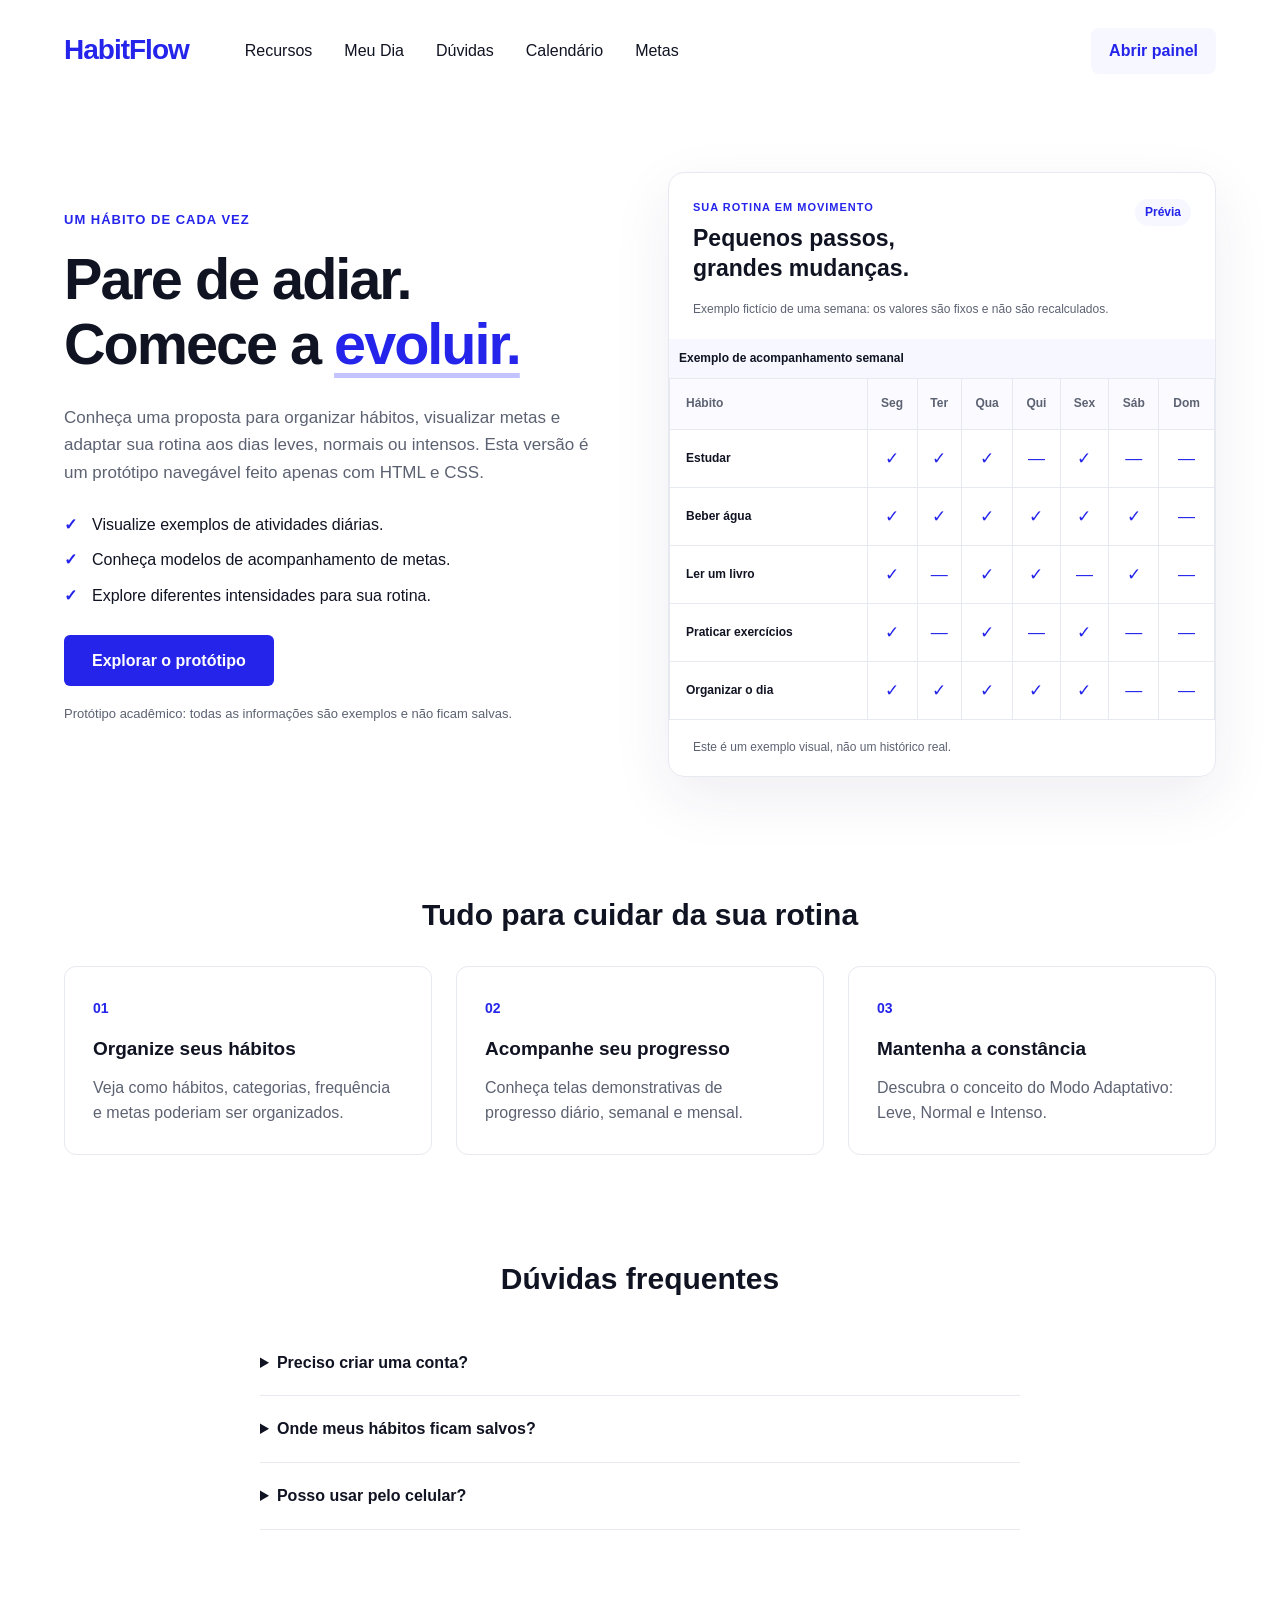
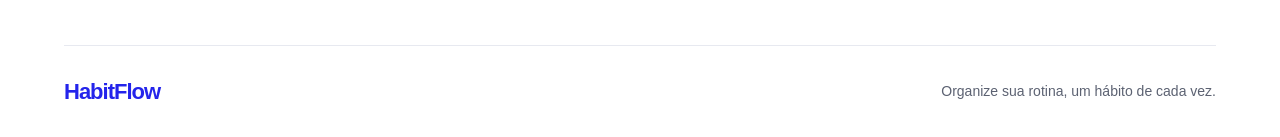
<file: index.html>
<!DOCTYPE html>
<html lang="pt-BR">
<head>
  <meta charset="UTF-8">
  <meta name="viewport" content="width=device-width, initial-scale=1.0">
  <title>HabitFlow — Início</title>
  <meta http-equiv="refresh" content="0; url=html/index.html">
</head>
<body>
  <p>Bem-vindo ao HabitFlow. <a href="html/index.html">Abrir a demonstração HTML e CSS</a>.</p>
</body>
</html>
</file>
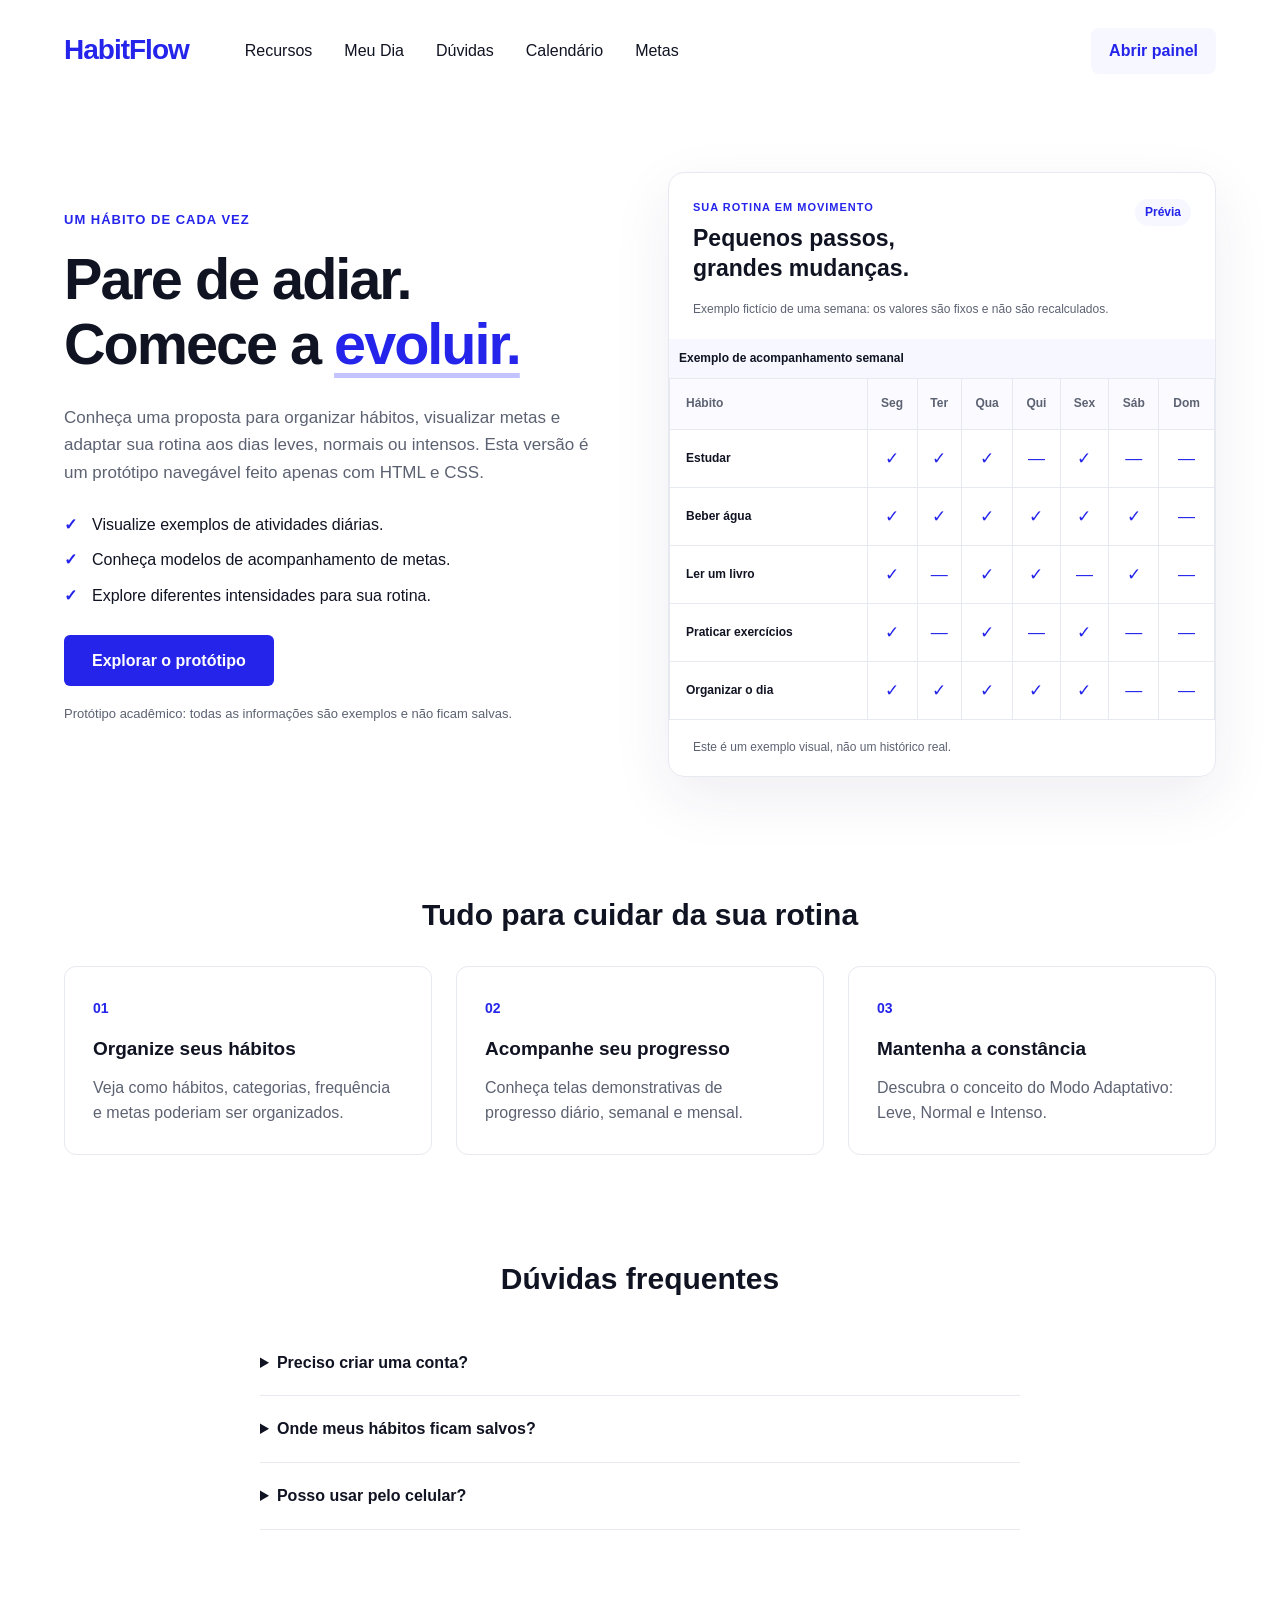
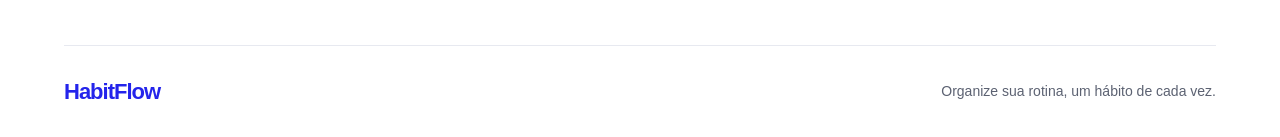
<file: html/index.html>
<!DOCTYPE html>
<html lang="pt-BR">

<head>

  <!-- Permite acentos e adapta a página à largura do dispositivo. -->

  <meta charset="UTF-8">
  <meta name="viewport" content="width=device-width, initial-scale=1.0">

  <title>HabitFlow | Organize sua rotina</title>

  <meta name="description" content="Explore o protótipo HabitFlow: hábitos, metas e Modo Adaptativo demonstrados com HTML e CSS.">

  <!-- Estilo exclusivo da página inicial. -->

  <link rel="stylesheet" href="../css/inicio.css">
  <link rel="stylesheet" href="../css/apresentacao.css">


</head>

<body>

  <!-- Apresenta a marca, a navegação e o acesso ao painel. -->

  <header class="cabecalho">

    <a class="logo" href="index.html" aria-label="HabitFlow — início">

      HabitFlow

    </a>

    <nav aria-label="Navegação principal">

      <!-- Os links com # levam às seções desta mesma página. -->

      <a href="#recursos">Recursos</a>
      <a href="meu-dia.html">Meu Dia</a>
      <a href="#duvidas">Dúvidas</a>
      <a href="calendario.html">Calendário</a>
      <a href="metas.html">Metas</a>

    </nav>

    <!-- Agrupa o acesso ao painel de demonstração. -->
    <div class="acoes-cabecalho">

      <a class="acesso" href="dashboard.html">Abrir painel</a>
      

    </div>

  </header>

  <main>

    <!-- Apresentação principal: texto à esquerda e demonstração à direita. -->

    <section class="apresentacao" aria-labelledby="titulo">

      <div class="conteudo">

        <p class="etiqueta">Um hábito de cada vez</p>

        <h1 id="titulo">

          Pare de adiar.<br>
          Comece a <span>evoluir.</span>

        </h1>

        <p class="descricao">

          Conheça uma proposta para organizar hábitos, visualizar metas
          e adaptar sua rotina aos dias leves, normais ou intensos.
          Esta versão é um protótipo navegável feito apenas com HTML e CSS.

        </p>

        <ul class="beneficios">

          <li>Visualize exemplos de atividades diárias.</li>
          <li>Conheça modelos de acompanhamento de metas.</li>
          <li>Explore diferentes intensidades para sua rotina.</li>

        </ul>

        <!-- Abre o exemplo estático de organização dos hábitos. -->

        <a class="botao" href="dashboard.html">Explorar o protótipo</a>

        <p class="observacao">

          Protótipo acadêmico: todas as informações são exemplos e não ficam salvas.

        </p>

      </div>

      <!-- Exemplo visual: os registros abaixo não são dados do usuário. -->

      <div class="previa">

        <div class="previa-cabecalho">

          <div>

            <p class="etiqueta">Sua rotina em movimento</p>
            <h2>Pequenos passos, grandes mudanças.</h2>

          </div>

          <span class="selo">Prévia</span>

        </div>

        <p id="aviso-previa" class="aviso-previa">

          Exemplo fictício de uma semana: os valores são fixos e não são recalculados.

        </p>

        <!-- Permite rolar a tabela horizontalmente em telas pequenas. -->

        <div class="tabela-container">

          <table aria-describedby="aviso-previa">

            <caption>Exemplo de acompanhamento semanal</caption>

            <thead>

              <tr>

                <th scope="col">Hábito</th>
                <th scope="col">Seg</th>
                <th scope="col">Ter</th>
                <th scope="col">Qua</th>
                <th scope="col">Qui</th>
                <th scope="col">Sex</th>
                <th scope="col">Sáb</th>
                <th scope="col">Dom</th>

              </tr>

            </thead>

            <!-- Os rótulos descrevem os símbolos para leitores de tela. -->

            <tbody>

              <tr>

                <th scope="row">Estudar</th>
                <td aria-label="Concluído">✓</td>
                <td aria-label="Concluído">✓</td>
                <td aria-label="Concluído">✓</td>
                <td aria-label="Pendente">—</td>
                <td aria-label="Concluído">✓</td>
                <td aria-label="Não previsto">—</td>
                <td aria-label="Não previsto">—</td>

              </tr>

              <tr>

                <th scope="row">Beber água</th>
                <td aria-label="Concluído">✓</td>
                <td aria-label="Concluído">✓</td>
                <td aria-label="Concluído">✓</td>
                <td aria-label="Concluído">✓</td>
                <td aria-label="Concluído">✓</td>
                <td aria-label="Concluído">✓</td>
                <td aria-label="Pendente">—</td>

              </tr>

              <tr>

                <th scope="row">Ler um livro</th>
                <td aria-label="Concluído">✓</td>
                <td aria-label="Pendente">—</td>
                <td aria-label="Concluído">✓</td>
                <td aria-label="Concluído">✓</td>
                <td aria-label="Pendente">—</td>
                <td aria-label="Concluído">✓</td>
                <td aria-label="Pendente">—</td>

              </tr>

              <tr>

                <th scope="row">Praticar exercícios</th>
                <td aria-label="Concluído">✓</td>
                <td aria-label="Não previsto">—</td>
                <td aria-label="Concluído">✓</td>
                <td aria-label="Não previsto">—</td>
                <td aria-label="Concluído">✓</td>
                <td aria-label="Não previsto">—</td>
                <td aria-label="Não previsto">—</td>

              </tr>

              <tr>

                <th scope="row">Organizar o dia</th>
                <td aria-label="Concluído">✓</td>
                <td aria-label="Concluído">✓</td>
                <td aria-label="Concluído">✓</td>
                <td aria-label="Concluído">✓</td>
                <td aria-label="Concluído">✓</td>
                <td aria-label="Pendente">—</td>
                <td aria-label="Pendente">—</td>

              </tr>

            </tbody>

          </table>

        </div>

        <p class="previa-rodape">

          Este é um exemplo visual, não um histórico real.

        </p>

      </div>

    </section>

    <!-- Resume as funcionalidades propostas para o produto. -->

    <section id="recursos" class="recursos" aria-labelledby="titulo-recursos">

      <h2 id="titulo-recursos">Tudo para cuidar da sua rotina</h2>

      <div class="cards">

        <article class="card">

          <!-- A numeração é decorativa e fica oculta dos leitores de tela. -->

          <span class="numero" aria-hidden="true">01</span>

          <h3>Organize seus hábitos</h3>

          <p>

            Veja como hábitos, categorias, frequência e metas poderiam ser organizados.

          </p>

        </article>

        <article class="card">

          <span class="numero" aria-hidden="true">02</span>

          <h3>Acompanhe seu progresso</h3>

          <p>

            Conheça telas demonstrativas de progresso diário, semanal e mensal.

          </p>

        </article>

        <article class="card">

          <span class="numero" aria-hidden="true">03</span>

          <h3>Mantenha a constância</h3>

          <p>

            Descubra o conceito do Modo Adaptativo: Leve, Normal e Intenso.

          </p>

        </article>

      </div>

    </section>

    <!-- details e summary permitem abrir respostas sem JavaScript. -->

    <section id="duvidas" class="duvidas" aria-labelledby="titulo-duvidas">

      <h2 id="titulo-duvidas">Dúvidas frequentes</h2>

      <details>

        <summary>Preciso criar uma conta?</summary>

        <p>Não. É possível navegar livremente pelo protótipo e explorar as telas.</p>

      </details>

      <details>

        <summary>Onde meus hábitos ficam salvos?</summary>

        <p>

          Esta versão de apresentação não salva hábitos. Os cartões, metas e indicadores são fictícios.
          O projeto original com JavaScript permanece preservado em outra versão do repositório.

        </p>

      </details>

      <details>

        <summary>Posso usar pelo celular?</summary>

        <p>

          Sim. O layout responsivo foi construído com CSS para celular, tablet e computador.

        </p>

      </details>

    </section>

  </main>

  <footer class="rodape">

    <a class="logo" href="index.html">HabitFlow</a>
    <p>Organize sua rotina, um hábito de cada vez.</p>

  </footer>

</body>

</html>
</file>
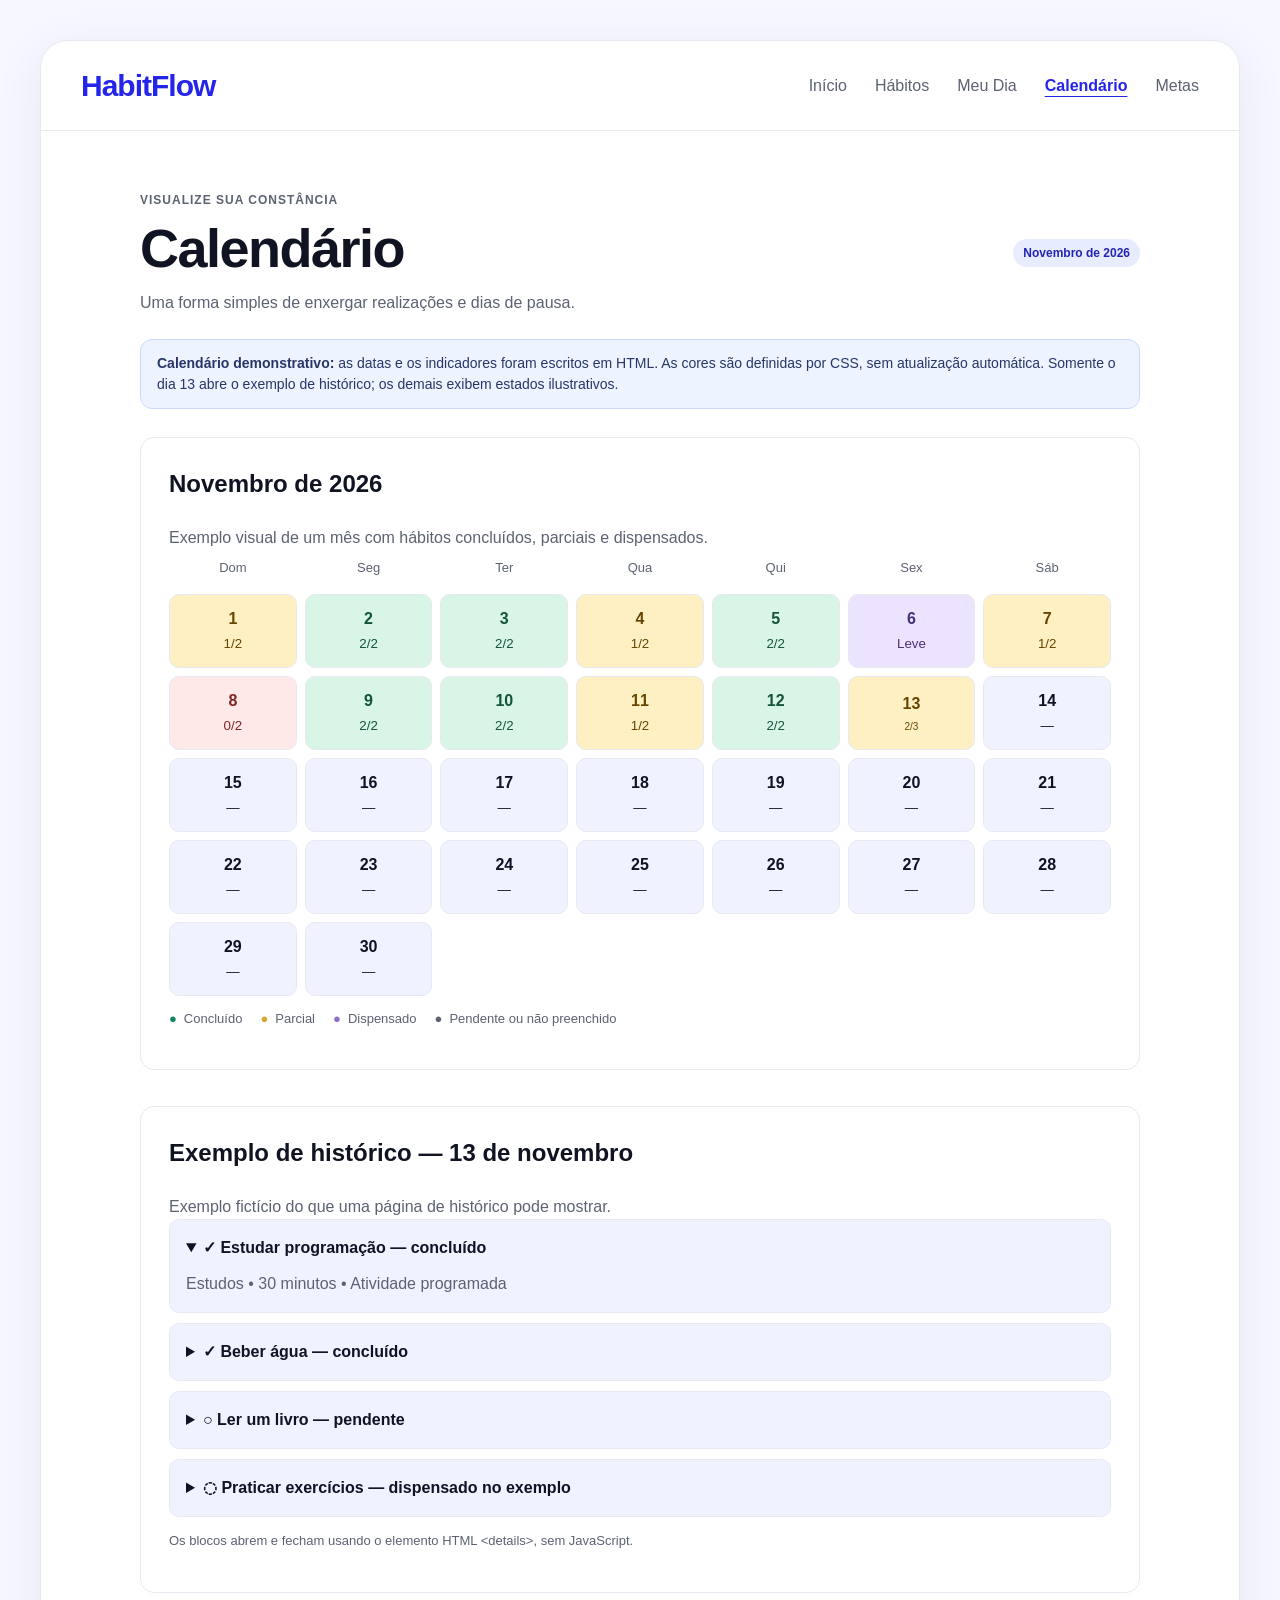
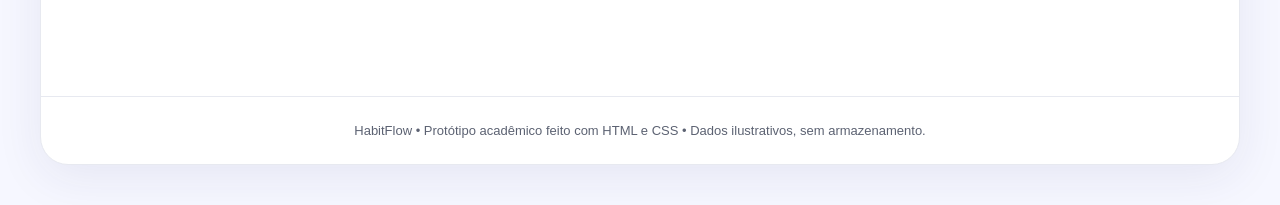
<file: html/calendario.html>
<!DOCTYPE html>
<html lang="pt-BR">
<head>
  <meta charset="UTF-8">
  <meta name="viewport" content="width=device-width, initial-scale=1.0">
  <meta name="description" content="HabitFlow: demonstração visual de hábitos construída somente com HTML e CSS.">
  <title>Calendário | HabitFlow</title>
  <link rel="stylesheet" href="../css/dashboard.css">
  <link rel="stylesheet" href="../css/apresentacao.css">
</head>
<body>
<div class="painel">
  <header class="cabecalho">
    <a class="logo" href="index.html">HabitFlow</a>
    <nav aria-label="Navegação principal">
      <a href="index.html">Início</a>
      <a href="dashboard.html">Hábitos</a>
      <a href="meu-dia.html">Meu Dia</a>
      <a href="calendario.html" aria-current="page">Calendário</a>
      <a href="metas.html">Metas</a>
    </nav>
  </header>
  <main>

<section class="destaque-dia">
  <div>
    <p class="etiqueta">Visualize sua constância</p>
    <h1>Calendário</h1>
    <p class="descricao">Uma forma simples de enxergar realizações e dias de pausa.</p>
  </div>
  <span class="selo-demonstracao">Novembro de 2026</span>
</section>
<p class="aviso-demonstracao"><strong>Calendário demonstrativo:</strong> as datas e os indicadores foram escritos em HTML. As cores são definidas por CSS, sem atualização automática. Somente o dia 13 abre o exemplo de histórico; os demais exibem estados ilustrativos.</p>
<section class="bloco" aria-labelledby="titulo-mes">
  <h2 id="titulo-mes">Novembro de 2026</h2>
  <p class="descricao">Exemplo visual de um mês com hábitos concluídos, parciais e dispensados.</p>
  <div class="calendario-estatico" aria-label="Calendário ilustrativo de novembro de 2026">
    <span class="semana-dia">Dom</span>
<span class="semana-dia">Seg</span>
<span class="semana-dia">Ter</span>
<span class="semana-dia">Qua</span>
<span class="semana-dia">Qui</span>
<span class="semana-dia">Sex</span>
<span class="semana-dia">Sáb</span>
    <span class="dia parcial" aria-label="Dia 1 de novembro: estado ilustrativo"><strong>1</strong><small>1/2</small></span>
<span class="dia completo" aria-label="Dia 2 de novembro: estado ilustrativo"><strong>2</strong><small>2/2</small></span>
<span class="dia completo" aria-label="Dia 3 de novembro: estado ilustrativo"><strong>3</strong><small>2/2</small></span>
<span class="dia parcial" aria-label="Dia 4 de novembro: estado ilustrativo"><strong>4</strong><small>1/2</small></span>
<span class="dia completo" aria-label="Dia 5 de novembro: estado ilustrativo"><strong>5</strong><small>2/2</small></span>
<span class="dia dispensado" aria-label="Dia 6 de novembro: estado ilustrativo"><strong>6</strong><small>Leve</small></span>
<span class="dia parcial" aria-label="Dia 7 de novembro: estado ilustrativo"><strong>7</strong><small>1/2</small></span>
<span class="dia pendente" aria-label="Dia 8 de novembro: estado ilustrativo"><strong>8</strong><small>0/2</small></span>
<span class="dia completo" aria-label="Dia 9 de novembro: estado ilustrativo"><strong>9</strong><small>2/2</small></span>
<span class="dia completo" aria-label="Dia 10 de novembro: estado ilustrativo"><strong>10</strong><small>2/2</small></span>
<span class="dia parcial" aria-label="Dia 11 de novembro: estado ilustrativo"><strong>11</strong><small>1/2</small></span>
<span class="dia completo" aria-label="Dia 12 de novembro: estado ilustrativo"><strong>12</strong><small>2/2</small></span>
<a class="dia parcial" href="#dia-exemplo" aria-label="Abrir o exemplo de histórico do dia 13 de novembro"><strong>13</strong><small>2/3</small></a>
<span class="dia " aria-label="Dia 14 de novembro: estado ilustrativo"><strong>14</strong><small>—</small></span>
<span class="dia " aria-label="Dia 15 de novembro: estado ilustrativo"><strong>15</strong><small>—</small></span>
<span class="dia " aria-label="Dia 16 de novembro: estado ilustrativo"><strong>16</strong><small>—</small></span>
<span class="dia " aria-label="Dia 17 de novembro: estado ilustrativo"><strong>17</strong><small>—</small></span>
<span class="dia " aria-label="Dia 18 de novembro: estado ilustrativo"><strong>18</strong><small>—</small></span>
<span class="dia " aria-label="Dia 19 de novembro: estado ilustrativo"><strong>19</strong><small>—</small></span>
<span class="dia " aria-label="Dia 20 de novembro: estado ilustrativo"><strong>20</strong><small>—</small></span>
<span class="dia " aria-label="Dia 21 de novembro: estado ilustrativo"><strong>21</strong><small>—</small></span>
<span class="dia " aria-label="Dia 22 de novembro: estado ilustrativo"><strong>22</strong><small>—</small></span>
<span class="dia " aria-label="Dia 23 de novembro: estado ilustrativo"><strong>23</strong><small>—</small></span>
<span class="dia " aria-label="Dia 24 de novembro: estado ilustrativo"><strong>24</strong><small>—</small></span>
<span class="dia " aria-label="Dia 25 de novembro: estado ilustrativo"><strong>25</strong><small>—</small></span>
<span class="dia " aria-label="Dia 26 de novembro: estado ilustrativo"><strong>26</strong><small>—</small></span>
<span class="dia " aria-label="Dia 27 de novembro: estado ilustrativo"><strong>27</strong><small>—</small></span>
<span class="dia " aria-label="Dia 28 de novembro: estado ilustrativo"><strong>28</strong><small>—</small></span>
<span class="dia " aria-label="Dia 29 de novembro: estado ilustrativo"><strong>29</strong><small>—</small></span>
<span class="dia " aria-label="Dia 30 de novembro: estado ilustrativo"><strong>30</strong><small>—</small></span>
  </div>
  <ul class="legenda-estatica" aria-label="Legenda">
    <li class="feito">Concluído</li>
    <li class="parte">Parcial</li>
    <li class="pausa">Dispensado</li>
    <li>Pendente ou não preenchido</li>
  </ul>
</section>
<section class="bloco" id="dia-exemplo" aria-labelledby="historico">
  <h2 id="historico">Exemplo de histórico — 13 de novembro</h2>
  <p class="descricao">Exemplo fictício do que uma página de histórico pode mostrar.</p>
  <div class="exemplo-dia">
    <details open><summary>✓ Estudar programação — concluído</summary><p>Estudos • 30 minutos • Atividade programada</p></details>
    <details><summary>✓ Beber água — concluído</summary><p>Saúde • Meta ilustrativa de 2 litros</p></details>
    <details><summary>○ Ler um livro — pendente</summary><p>Pessoal • 15 minutos • Atividade programada</p></details>
    <details><summary>◌ Praticar exercícios — dispensado no exemplo</summary><p>Exemplo do conceito de Modo Leve: a dispensa não equivale a uma conclusão.</p></details>
  </div>
  <p class="nota-interacao">Os blocos abrem e fecham usando o elemento HTML &lt;details&gt;, sem JavaScript.</p>
</section>

  </main>
  <footer>HabitFlow • Protótipo acadêmico feito com HTML e CSS • Dados ilustrativos, sem armazenamento.</footer>
</div>
</body>
</html>
</file>
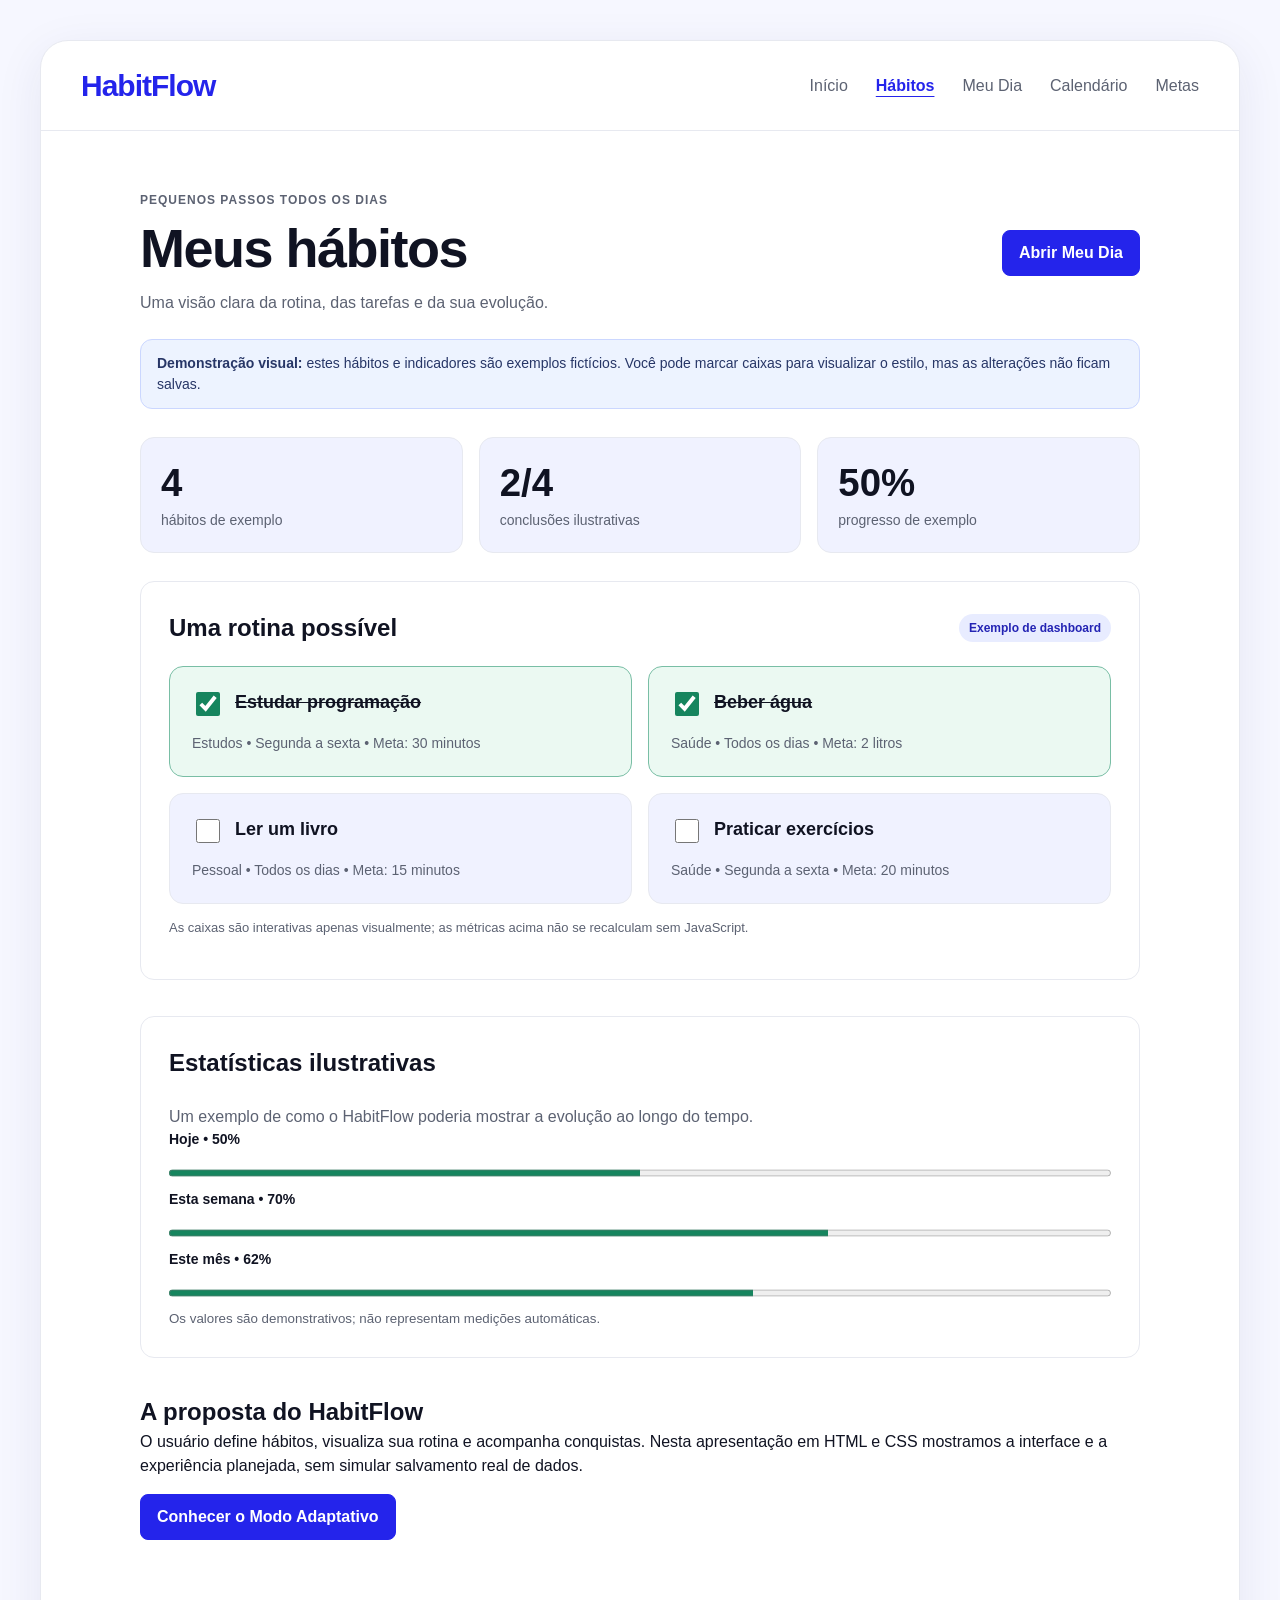
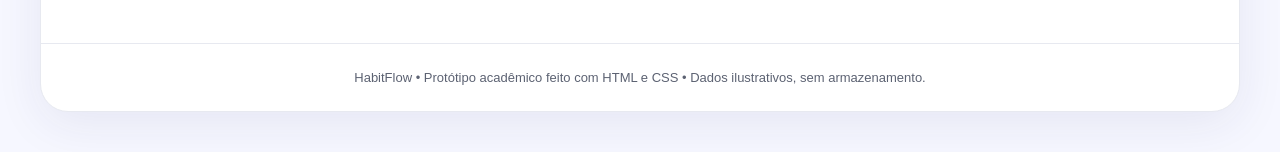
<file: html/dashboard.html>
<!DOCTYPE html>
<html lang="pt-BR">
<head>
  <meta charset="UTF-8">
  <meta name="viewport" content="width=device-width, initial-scale=1.0">
  <meta name="description" content="HabitFlow: protótipo de interface para organizar hábitos, desenvolvido somente com HTML e CSS.">
  <title>Meus hábitos | HabitFlow</title>
  <link rel="stylesheet" href="../css/dashboard.css">
  <link rel="stylesheet" href="../css/apresentacao.css">
</head>
<body>
<div class="painel">
  <header class="cabecalho">
    <a class="logo" href="index.html">HabitFlow</a>
    <nav aria-label="Navegação principal">
      <a href="index.html">Início</a>
      <a href="dashboard.html" aria-current="page">Hábitos</a>
      <a href="meu-dia.html">Meu Dia</a>
      <a href="calendario.html">Calendário</a>
      <a href="metas.html">Metas</a>
    </nav>
  </header>
  <main>

<section class="destaque-dia">
  <div>
    <p class="etiqueta">Pequenos passos todos os dias</p>
    <h1>Meus hábitos</h1>
    <p class="descricao">Uma visão clara da rotina, das tarefas e da sua evolução.</p>
  </div>
  <a class="botao" href="meu-dia.html">Abrir Meu Dia</a>
</section>
<p class="aviso-demonstracao"><strong>Demonstração visual:</strong> estes hábitos e indicadores são exemplos fictícios. Você pode marcar caixas para visualizar o estilo, mas as alterações não ficam salvas.</p>
<section class="metricas" aria-label="Resumo ilustrativo">
  <article class="metrica"><strong>4</strong><span>hábitos de exemplo</span></article>
  <article class="metrica"><strong>2/4</strong><span>conclusões ilustrativas</span></article>
  <article class="metrica"><strong>50%</strong><span>progresso de exemplo</span></article>
</section>
<section class="bloco" aria-labelledby="titulo-habitos">
  <div class="titulo-com-acao">
    <h2 id="titulo-habitos">Uma rotina possível</h2>
    <span class="selo-demonstracao">Exemplo de dashboard</span>
  </div>
  <div class="grade-cartoes">
    <article class="habito-demo">
      <label><input type="checkbox" checked><span>Estudar programação</span></label>
      <p>Estudos • Segunda a sexta • Meta: 30 minutos</p>
    </article>
    <article class="habito-demo">
      <label><input type="checkbox" checked><span>Beber água</span></label>
      <p>Saúde • Todos os dias • Meta: 2 litros</p>
    </article>
    <article class="habito-demo">
      <label><input type="checkbox"><span>Ler um livro</span></label>
      <p>Pessoal • Todos os dias • Meta: 15 minutos</p>
    </article>
    <article class="habito-demo">
      <label><input type="checkbox"><span>Praticar exercícios</span></label>
      <p>Saúde • Segunda a sexta • Meta: 20 minutos</p>
    </article>
  </div>
  <p class="nota-interacao">As caixas são interativas apenas visualmente; as métricas acima não se recalculam sem JavaScript.</p>
</section>
<section class="bloco" aria-labelledby="titulo-estatisticas">
  <h2 id="titulo-estatisticas">Estatísticas ilustrativas</h2>
  <p class="descricao">Um exemplo de como o HabitFlow poderia mostrar a evolução ao longo do tempo.</p>
  <div class="progresso-ilustrativo">
    <label for="p-dia">Hoje • 50%</label><progress id="p-dia" value="50" max="100">50%</progress>
    <label for="p-semana">Esta semana • 70%</label><progress id="p-semana" value="70" max="100">70%</progress>
    <label for="p-mes">Este mês • 62%</label><progress id="p-mes" value="62" max="100">62%</progress>
    <small>Os valores são demonstrativos; não representam medições automáticas.</small>
  </div>
</section>
<section class="secao-explicacao" aria-labelledby="como-funciona">
  <h2 id="como-funciona">A proposta do HabitFlow</h2>
  <p>O usuário define hábitos, visualiza sua rotina e acompanha conquistas. Nesta apresentação em HTML e CSS mostramos a interface e a experiência planejada, sem simular salvamento real de dados.</p>
  <a class="botao" href="meu-dia.html">Conhecer o Modo Adaptativo</a>
</section>

  </main>
  <footer>HabitFlow • Protótipo acadêmico feito com HTML e CSS • Dados ilustrativos, sem armazenamento.</footer>
</div>
</body>
</html>
</file>
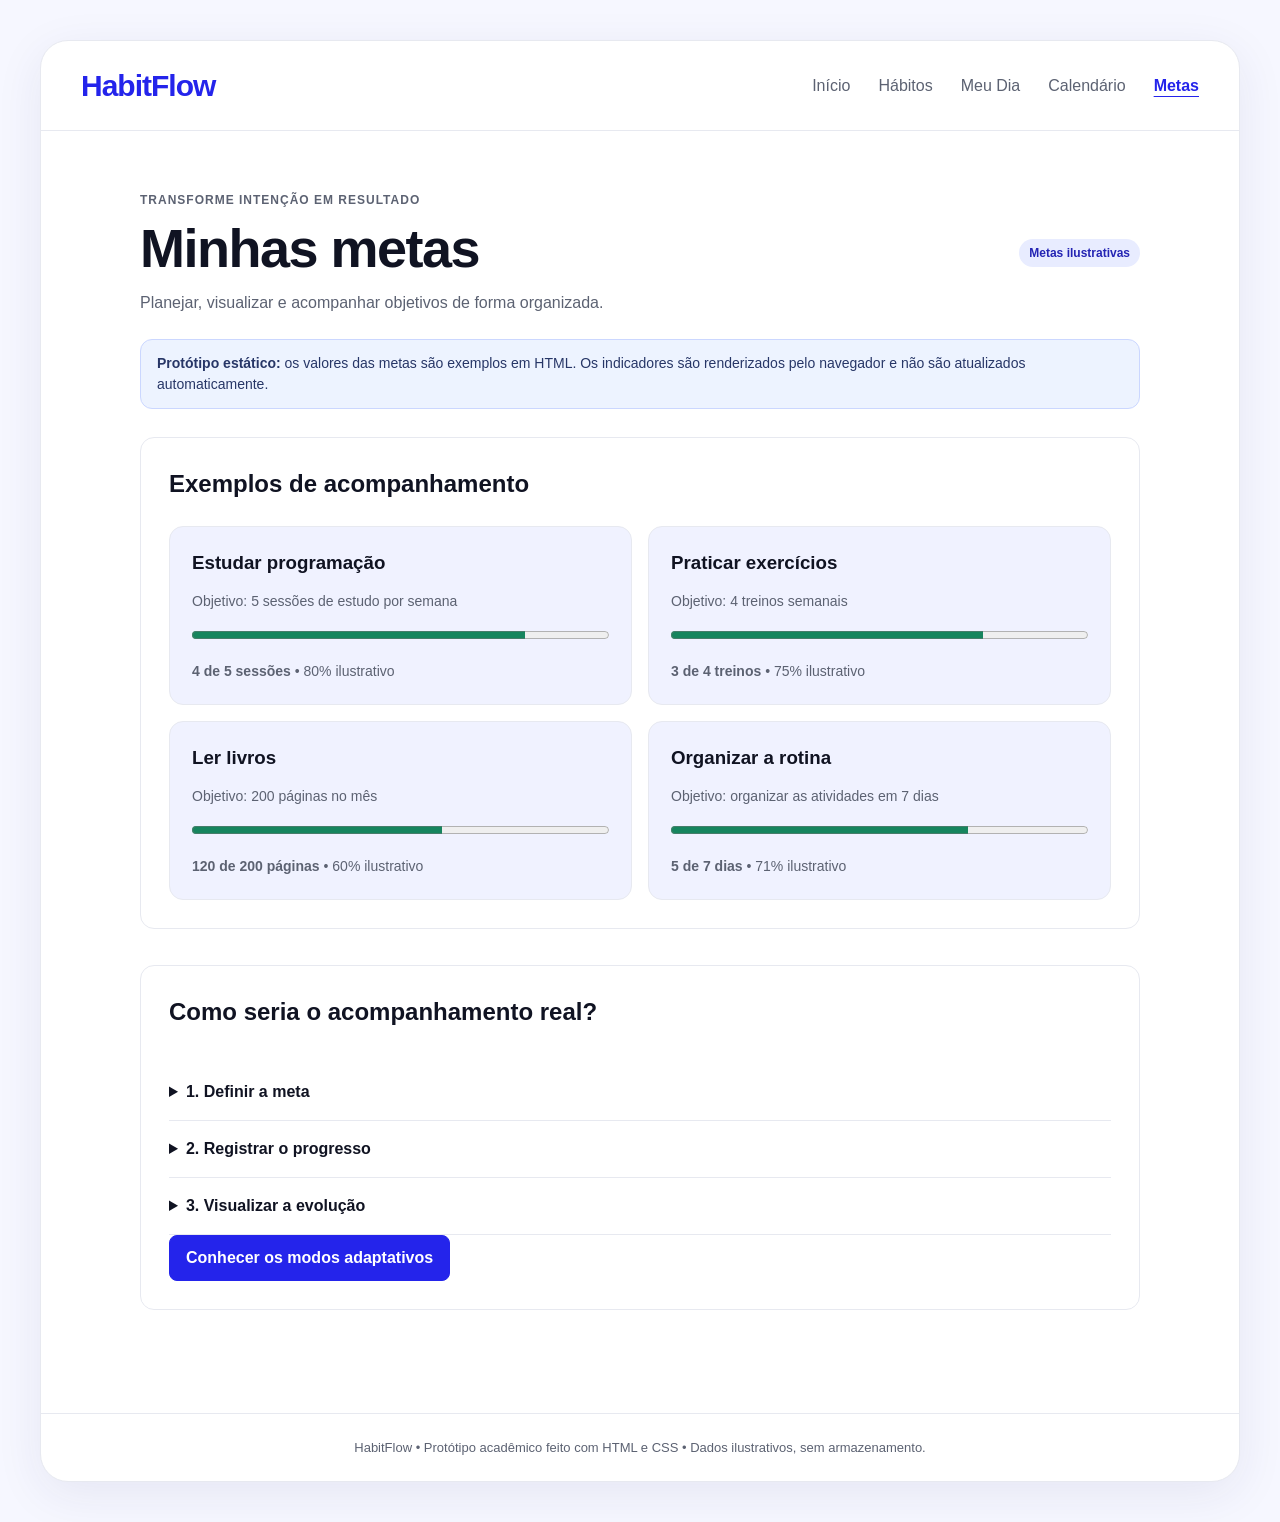
<file: html/metas.html>
<!DOCTYPE html>
<html lang="pt-BR">
<head>
  <meta charset="UTF-8">
  <meta name="viewport" content="width=device-width, initial-scale=1.0">
  <meta name="description" content="HabitFlow: demonstração visual de hábitos construída somente com HTML e CSS.">
  <title>Minhas metas | HabitFlow</title>
  <link rel="stylesheet" href="../css/dashboard.css">
  <link rel="stylesheet" href="../css/apresentacao.css">
</head>
<body>
<div class="painel">
  <header class="cabecalho">
    <a class="logo" href="index.html">HabitFlow</a>
    <nav aria-label="Navegação principal">
      <a href="index.html">Início</a>
      <a href="dashboard.html">Hábitos</a>
      <a href="meu-dia.html">Meu Dia</a>
      <a href="calendario.html">Calendário</a>
      <a href="metas.html" aria-current="page">Metas</a>
    </nav>
  </header>
  <main>

<section class="destaque-dia">
  <div>
    <p class="etiqueta">Transforme intenção em resultado</p>
    <h1>Minhas metas</h1>
    <p class="descricao">Planejar, visualizar e acompanhar objetivos de forma organizada.</p>
  </div>
  <span class="selo-demonstracao">Metas ilustrativas</span>
</section>
<p class="aviso-demonstracao"><strong>Protótipo estático:</strong> os valores das metas são exemplos em HTML. Os indicadores são renderizados pelo navegador e não são atualizados automaticamente.</p>
<section class="bloco" aria-labelledby="titulo-acompanhamento">
  <h2 id="titulo-acompanhamento">Exemplos de acompanhamento</h2>
  <div class="grade-cartoes">
    <article class="meta-demo">
      <h3>Estudar programação</h3>
      <p>Objetivo: 5 sessões de estudo por semana</p>
      <progress value="4" max="5" aria-label="4 de 5 sessões de estudo">4 de 5</progress>
      <p><strong>4 de 5 sessões</strong> • 80% ilustrativo</p>
    </article>
    <article class="meta-demo">
      <h3>Praticar exercícios</h3>
      <p>Objetivo: 4 treinos semanais</p>
      <progress value="3" max="4" aria-label="3 de 4 treinos">3 de 4</progress>
      <p><strong>3 de 4 treinos</strong> • 75% ilustrativo</p>
    </article>
    <article class="meta-demo">
      <h3>Ler livros</h3>
      <p>Objetivo: 200 páginas no mês</p>
      <progress value="120" max="200" aria-label="120 de 200 páginas">120 de 200</progress>
      <p><strong>120 de 200 páginas</strong> • 60% ilustrativo</p>
    </article>
    <article class="meta-demo">
      <h3>Organizar a rotina</h3>
      <p>Objetivo: organizar as atividades em 7 dias</p>
      <progress value="5" max="7" aria-label="5 de 7 dias">5 de 7</progress>
      <p><strong>5 de 7 dias</strong> • 71% ilustrativo</p>
    </article>
  </div>
</section>
<section class="bloco" aria-labelledby="titulo-futuro">
  <h2 id="titulo-futuro">Como seria o acompanhamento real?</h2>
  <div class="secao-explicacao">
    <details><summary>1. Definir a meta</summary><p>O usuário escolheria objetivo, período e quantidade desejada.</p></details>
    <details><summary>2. Registrar o progresso</summary><p>O usuário indicaria as atividades realizadas e as informações seriam salvas em uma versão futura com programação.</p></details>
    <details><summary>3. Visualizar a evolução</summary><p>As barras mostrariam porcentagens calculadas automaticamente. Aqui exibimos somente o conceito visual.</p></details>
  </div>
  <a class="botao" href="meu-dia.html">Conhecer os modos adaptativos</a>
</section>

  </main>
  <footer>HabitFlow • Protótipo acadêmico feito com HTML e CSS • Dados ilustrativos, sem armazenamento.</footer>
</div>
</body>
</html>
</file>
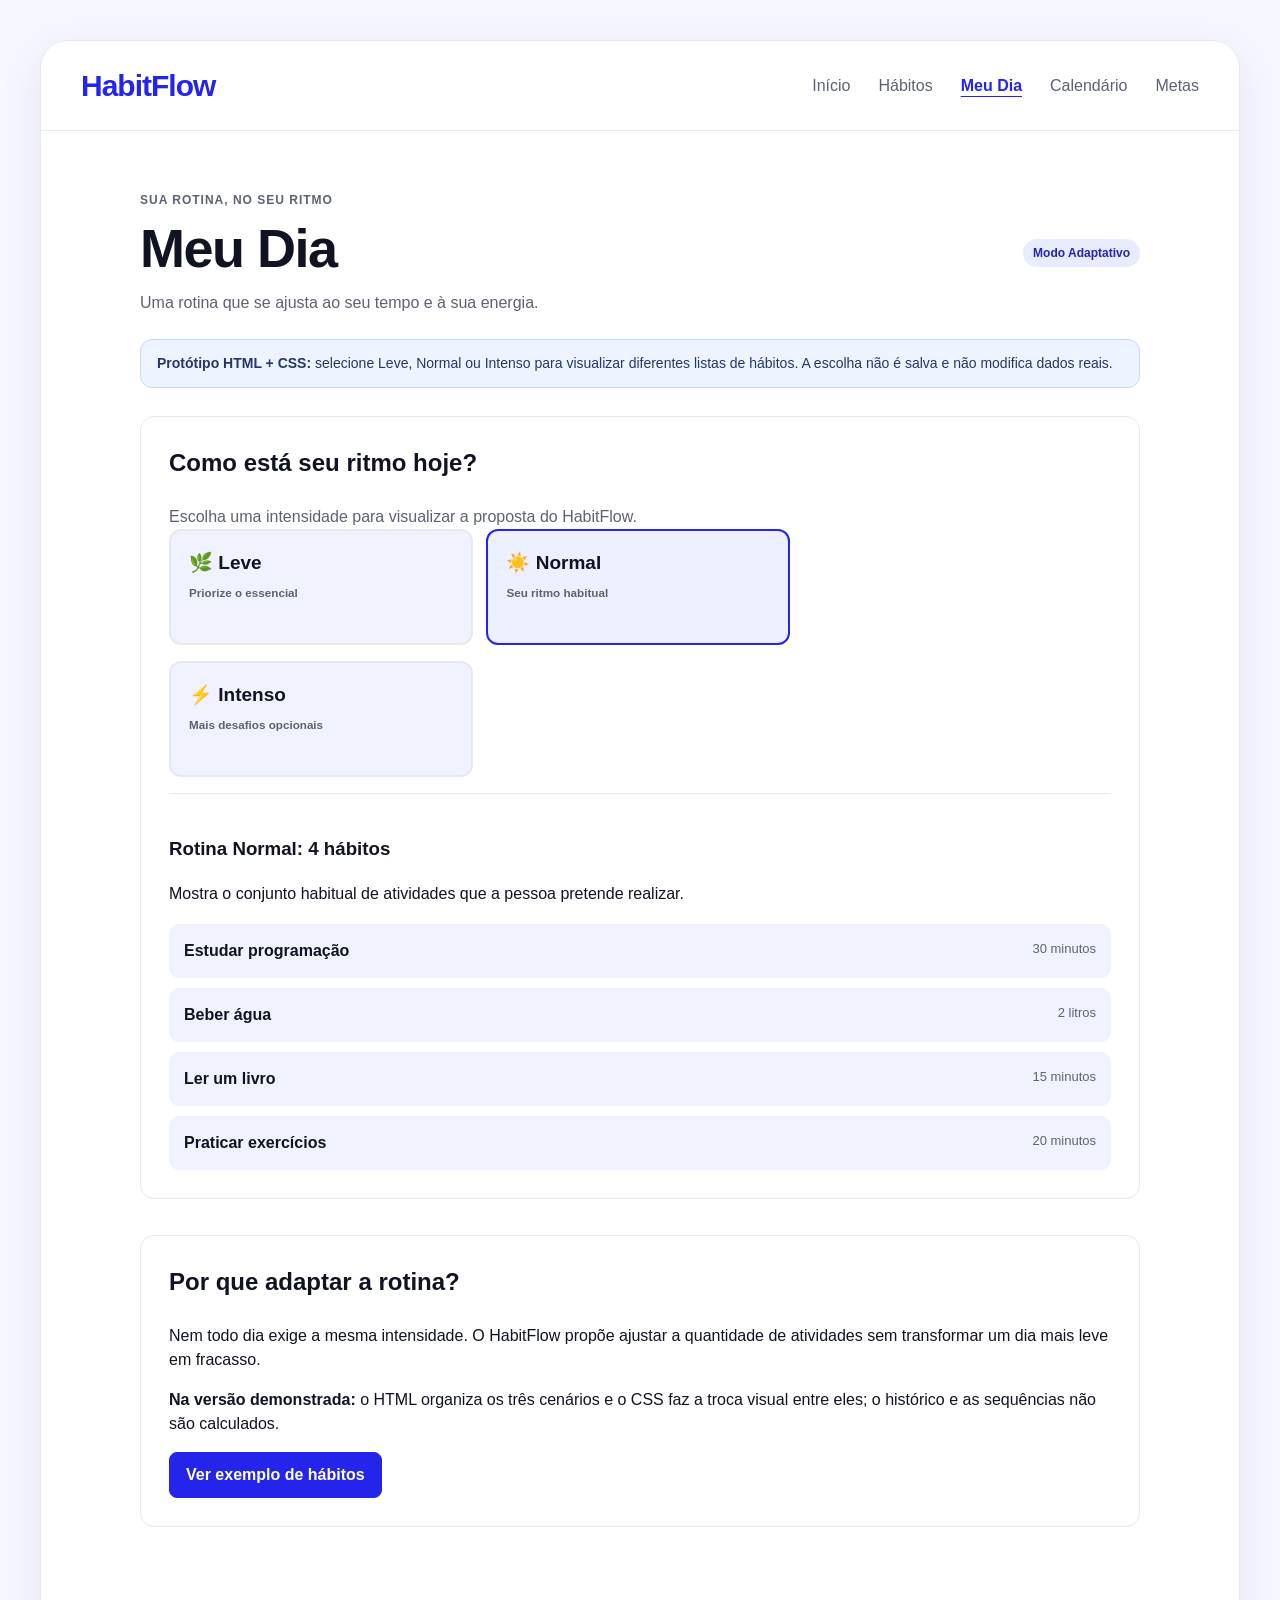
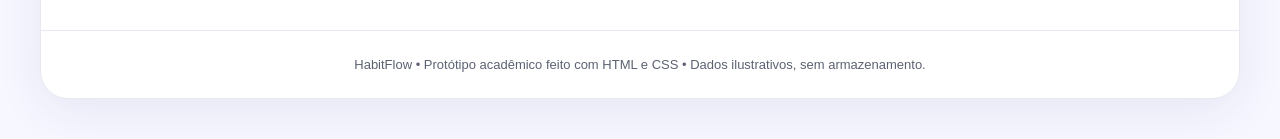
<file: html/meu-dia.html>
<!DOCTYPE html>
<html lang="pt-BR">
<head>
  <meta charset="UTF-8">
  <meta name="viewport" content="width=device-width, initial-scale=1.0">
  <meta name="description" content="HabitFlow: protótipo de interface para organizar hábitos, desenvolvido somente com HTML e CSS.">
  <title>Meu Dia | HabitFlow</title>
  <link rel="stylesheet" href="../css/dashboard.css">
  <link rel="stylesheet" href="../css/apresentacao.css">
</head>
<body>
<div class="painel">
  <header class="cabecalho">
    <a class="logo" href="index.html">HabitFlow</a>
    <nav aria-label="Navegação principal">
      <a href="index.html">Início</a>
      <a href="dashboard.html">Hábitos</a>
      <a href="meu-dia.html" aria-current="page">Meu Dia</a>
      <a href="calendario.html">Calendário</a>
      <a href="metas.html">Metas</a>
    </nav>
  </header>
  <main>

<section class="destaque-dia">
  <div>
    <p class="etiqueta">Sua rotina, no seu ritmo</p>
    <h1>Meu Dia</h1>
    <p class="descricao">Uma rotina que se ajusta ao seu tempo e à sua energia.</p>
  </div>
  <span class="selo-demonstracao">Modo Adaptativo</span>
</section>
<p class="aviso-demonstracao"><strong>Protótipo HTML + CSS:</strong> selecione Leve, Normal ou Intenso para visualizar diferentes listas de hábitos. A escolha não é salva e não modifica dados reais.</p>
<section class="bloco modo-demo" aria-labelledby="titulo-modos">
  <h2 id="titulo-modos">Como está seu ritmo hoje?</h2>
  <p class="descricao">Escolha uma intensidade para visualizar a proposta do HabitFlow.</p>
  <input id="modo-leve" type="radio" name="modo" value="leve">
  <label class="opcao" for="modo-leve"><strong>🌿 Leve</strong><small>Priorize o essencial</small></label>
  <input id="modo-normal" type="radio" name="modo" value="normal" checked>
  <label class="opcao" for="modo-normal"><strong>☀️ Normal</strong><small>Seu ritmo habitual</small></label>
  <input id="modo-intenso" type="radio" name="modo" value="intenso">
  <label class="opcao" for="modo-intenso"><strong>⚡ Intenso</strong><small>Mais desafios opcionais</small></label>
  <div class="rotinas" aria-live="off">
    <div class="rotina rotina-leve">
      <h3>Rotina Leve: 2 hábitos ativos</h3>
      <p>O usuário concentra energia no essencial. As demais atividades aparecem como dispensas conceituais.</p>
      <ul class="lista-rotina">
        <li><strong>Estudar programação</strong><span class="indicacao">30 minutos</span></li>
        <li><strong>Beber água</strong><span class="indicacao">2 litros</span></li>
        <li><strong>Ler um livro</strong><span class="dispensa">Dispensado no exemplo</span></li>
        <li><strong>Praticar exercícios</strong><span class="dispensa">Dispensado no exemplo</span></li>
      </ul>
    </div>
    <div class="rotina rotina-normal">
      <h3>Rotina Normal: 4 hábitos</h3>
      <p>Mostra o conjunto habitual de atividades que a pessoa pretende realizar.</p>
      <ul class="lista-rotina">
        <li><strong>Estudar programação</strong><span class="indicacao">30 minutos</span></li>
        <li><strong>Beber água</strong><span class="indicacao">2 litros</span></li>
        <li><strong>Ler um livro</strong><span class="indicacao">15 minutos</span></li>
        <li><strong>Praticar exercícios</strong><span class="indicacao">20 minutos</span></li>
      </ul>
    </div>
    <div class="rotina rotina-intensa">
      <h3>Rotina Intensa: 4 hábitos + 2 extras</h3>
      <p>Mostra a rotina completa e tarefas opcionais para dias com mais tempo.</p>
      <ul class="lista-rotina">
        <li><strong>Estudar programação</strong><span class="indicacao">30 minutos</span></li>
        <li><strong>Beber água</strong><span class="indicacao">2 litros</span></li>
        <li><strong>Ler um livro</strong><span class="indicacao">15 minutos</span></li>
        <li><strong>Praticar exercícios</strong><span class="indicacao">20 minutos</span></li>
        <li><strong>Revisar conteúdos</strong><span class="indicacao">Extra opcional</span></li>
        <li><strong>Organizar a semana</strong><span class="indicacao">Extra opcional</span></li>
      </ul>
    </div>
  </div>
</section>
<section class="bloco" aria-labelledby="titulo-beneficio">
  <h2 id="titulo-beneficio">Por que adaptar a rotina?</h2>
  <p>Nem todo dia exige a mesma intensidade. O HabitFlow propõe ajustar a quantidade de atividades sem transformar um dia mais leve em fracasso.</p>
  <p><strong>Na versão demonstrada:</strong> o HTML organiza os três cenários e o CSS faz a troca visual entre eles; o histórico e as sequências não são calculados.</p>
  <a class="botao" href="dashboard.html">Ver exemplo de hábitos</a>
</section>

  </main>
  <footer>HabitFlow • Protótipo acadêmico feito com HTML e CSS • Dados ilustrativos, sem armazenamento.</footer>
</div>
</body>
</html>
</file>
<file: css/inicio.css>
/* Centraliza as cores para facilitar alterações na identidade visual. */
:root {
  --azul: #2424eb;
  --azul-escuro: #1919b7;
  --texto: #101322;
  --texto-suave: #5c6272;
  --borda: #e7e9f0;
  --fundo-suave: #f6f7ff;
}

/* Inclui bordas e preenchimento na largura definida dos elementos. */
* {
  box-sizing: border-box;
}

/* Suaviza a navegação para as seções Recursos e Dúvidas. */
html {
  scroll-behavior: smooth;
  scroll-padding-top: 24px;
}

body {
  margin: 0;
  background: #fff;
  color: var(--texto);
  font-family: Arial, Helvetica, sans-serif;
  line-height: 1.6;
}

a {
  color: inherit;
  text-decoration: none;
}

/* Destaca o elemento selecionado durante a navegação pelo teclado. */
a:focus-visible,
summary:focus-visible,
.tabela-container:focus-visible {
  outline: 3px solid var(--azul);
  outline-offset: 5px;
}

/* Limita a largura do conteúdo e mantém margens nas laterais. */
.cabecalho,
main,
.rodape {
  width: min(1200px, 90%);
  margin-inline: auto;
}

/* Organiza marca, navegação e acesso ao painel na mesma linha. */
.cabecalho {
  display: flex;
  align-items: center;
  gap: 56px;
  padding-block: 28px;
}

.logo {
  color: var(--azul);
  font-size: 28px;
  font-weight: 800;
  letter-spacing: -1px;
}

.cabecalho nav {
  display: flex;
  gap: 32px;
}

.cabecalho nav a:hover {
  color: var(--azul);
}

/* Empurra o acesso ao painel para o lado direito do cabeçalho. */
.acesso {
  margin-left: auto;
  padding: 10px 18px;
  background: var(--fundo-suave);
  color: var(--azul);
  border-radius: 8px;
  font-weight: 700;
}

.acesso:hover {
  background: #e8eaff;
}

/* Divide a apresentação em duas colunas de mesma largura. */
.apresentacao {
  display: grid;
  grid-template-columns: 1fr 1fr;
  align-items: center;
  gap: 56px;
  min-height: 680px;
  padding-block: 70px;
}

.etiqueta {
  margin: 0 0 16px;
  color: var(--azul);
  font-size: 13px;
  font-weight: 700;
  letter-spacing: 1px;
  text-transform: uppercase;
}

/* Ajusta o título à tela, respeitando os limites de 40px e 64px. */
h1 {
  margin: 0 0 28px;
  font-size: clamp(40px, 4.5vw, 64px);
  line-height: 1.12;
  letter-spacing: -2px;
}

h1 span {
  color: var(--azul);
  text-decoration: underline;
  text-decoration-color: #c3c3ff;
  text-decoration-thickness: 5px;
  text-underline-offset: 9px;
}

.descricao {
  max-width: 540px;
  margin: 0;
  color: var(--texto-suave);
  font-size: 17px;
}

.beneficios {
  display: grid;
  gap: 10px;
  margin-block: 26px;
  padding: 0;
  list-style: none;
}

.beneficios li {
  position: relative;
  padding-left: 28px;
}

/* Acrescenta a marca de verificação sem repetir símbolos no HTML. */
.beneficios li::before {
  position: absolute;
  left: 0;
  color: var(--azul);
  font-weight: 700;
  content: "✓";
}

.botao {
  display: inline-block;
  padding: 13px 28px;
  background: var(--azul);
  color: #fff;
  border-radius: 6px;
  font-weight: 700;
}

.botao:hover {
  background: var(--azul-escuro);
}

.observacao {
  margin-top: 18px;
  color: var(--texto-suave);
  font-size: 13px;
}

/* min-width evita que a tabela force a coluna a ultrapassar a tela. */
.previa {
  min-width: 0;
  overflow: hidden;
  border: 1px solid var(--borda);
  border-radius: 16px;
  box-shadow: 0 20px 60px rgb(36 36 100 / 8%);
}

.previa-cabecalho {
  display: flex;
  align-items: flex-start;
  justify-content: space-between;
  gap: 16px;
  padding: 26px 24px 10px;
}

.previa .etiqueta {
  margin-bottom: 8px;
  font-size: 11px;
}

.previa h2 {
  max-width: 280px;
  margin: 0;
  font-size: 23px;
  line-height: 1.3;
}

.selo {
  padding: 4px 10px;
  background: var(--fundo-suave);
  color: var(--azul);
  border-radius: 20px;
  font-size: 12px;
  font-weight: 700;
}

.aviso-previa {
  margin: 0;
  padding: 6px 24px 20px;
  color: var(--texto-suave);
  font-size: 12px;
}

/* Mantém a rolagem horizontal restrita à tabela. */
.tabela-container {
  overflow-x: auto;
}

table {
  width: 100%;
  border-collapse: collapse;
  font-size: 12px;
}

caption {
  padding: 10px;
  background: var(--fundo-suave);
  text-align: left;
  font-weight: 700;
}

th,
td {
  padding: 15px 8px;
  border: 1px solid var(--borda);
  text-align: center;
  white-space: nowrap;
}

thead th {
  background: #fafaff;
  color: var(--texto-suave);
}

/* Reserva mais espaço para os nomes dos hábitos. */
th:first-child {
  min-width: 155px;
  padding-left: 16px;
  text-align: left;
}

td {
  color: var(--azul);
  font-size: 17px;
}

.previa-rodape {
  margin: 0;
  padding: 18px 24px;
  color: var(--texto-suave);
  font-size: 12px;
}

.recursos {
  padding-block: 48px 72px;
}

.recursos > h2,
.duvidas > h2 {
  margin: 0 0 32px;
  font-size: 30px;
  line-height: 1.3;
  text-align: center;
}

/* Distribui os três recursos lado a lado em telas maiores. */
.cards {
  display: grid;
  grid-template-columns: repeat(3, 1fr);
  gap: 24px;
}

.card {
  padding: 28px;
  border: 1px solid var(--borda);
  border-radius: 12px;
}

.numero {
  color: var(--azul);
  font-size: 14px;
  font-weight: 700;
}

.card h3 {
  margin: 14px 0 10px;
  font-size: 19px;
}

.card p {
  margin: 0;
  color: var(--texto-suave);
}

/* Uma largura menor facilita a leitura das perguntas e respostas. */
.duvidas {
  max-width: 760px;
  margin-inline: auto;
  padding-block: 32px 80px;
}

details {
  padding-block: 20px;
  border-bottom: 1px solid var(--borda);
}

summary {
  cursor: pointer;
  font-weight: 700;
}

details p {
  margin-bottom: 0;
  color: var(--texto-suave);
}

.rodape {
  display: flex;
  align-items: center;
  justify-content: space-between;
  gap: 20px;
  padding-block: 28px;
  border-top: 1px solid var(--borda);
}

.rodape .logo {
  font-size: 22px;
}

.rodape p {
  margin: 0;
  color: var(--texto-suave);
  font-size: 14px;
}

/* Em telas menores, coloca a apresentação e os cards em uma coluna. */
@media (max-width: 960px) {
  .cabecalho {
    flex-wrap: wrap;
    gap: 18px 24px;
  }
  .cabecalho nav {
    flex-wrap: wrap;
    gap: 10px 18px;
  }
  .apresentacao {
    grid-template-columns: 1fr;
    gap: 40px;
    min-height: auto;
    padding-block: 48px;
  }

  .conteudo {
    max-width: 640px;
  }

  .previa {
    width: 100%;
    max-width: 640px;
  }

  .cards {
    grid-template-columns: 1fr;
  }
}

/* Ajusta o cabeçalho, os espaçamentos e o rodapé para celulares. */
@media (max-width: 600px) {
  .cabecalho {
    flex-wrap: wrap;
    justify-content: space-between;
    gap: 20px;
    padding-block: 20px;
  }

  .cabecalho nav {
    order: 3;
    width: 100%;
    flex-wrap: wrap;
    gap: 10px 16px;
  }

  .acesso {
    margin-left: 0;
    padding: 8px 12px;
    font-size: 14px;
  }

  h1 {
    letter-spacing: -1px;
  }

  .previa-cabecalho {
    padding: 20px 16px 10px;
  }

  .aviso-previa {
    padding-inline: 16px;
  }

  .rodape {
    align-items: flex-start;
    flex-direction: column;
    gap: 8px;
  }
}

/* Respeita a preferência de quem desativa animações no dispositivo. */
@media (prefers-reduced-motion: reduce) {
  html {
    scroll-behavior: auto;
  }
}

/* Mantém o acesso ao painel alinhado à direita após a remoção do tema dinâmico. */
.acoes-cabecalho {
  display: flex;
  align-items: center;
  margin-left: auto;
}
.acoes-cabecalho .acesso { margin-left: 0; }
</file>
<file: css/apresentacao.css>
/* HabitFlow: recursos demonstrativos de HTML + CSS, sem JavaScript. */
:root { --hf-verde: #16855e; --hf-amarelo: #d7a72b; }
.aviso-demonstracao { padding: 13px 16px; background: #edf3ff; color: #273667; border: 1px solid #cbd7ff; border-radius: 12px; margin: 18px 0 28px; font-size: 14px; }
.selo-demonstracao { display: inline-block; padding: 5px 10px; border-radius: 999px; background: #e8ecff; color: #2424b4; font-weight: bold; font-size: 12px; }
.destaque-dia { display: flex; justify-content: space-between; align-items: center; flex-wrap: wrap; gap: 20px; margin-bottom: 24px; }
.destaque-dia h1 { margin-bottom: 12px; }
.metricas { display: grid; grid-template-columns: repeat(3,minmax(0,1fr)); gap: 16px; margin-bottom: 28px; }
.metrica { border: 1px solid var(--borda); border-radius: 14px; padding: 20px; background: var(--superficie-suave); }
.metrica strong { display: block; font-size: clamp(26px,3vw,40px); line-height: 1.3; }
.metrica span { color: var(--texto-suave); font-size: 14px; }
.titulo-com-acao { display: flex; align-items: center; justify-content: space-between; gap: 16px; flex-wrap: wrap; margin-bottom: 20px; }
.titulo-com-acao h2 { margin: 0; }
.grade-cartoes { display: grid; grid-template-columns: repeat(2,minmax(0,1fr)); gap: 16px; }
.habito-demo, .meta-demo { border: 1px solid var(--borda); background: var(--superficie-suave); border-radius: 14px; padding: 22px; }
.habito-demo label { display: flex; align-items: flex-start; gap: 12px; font-weight: 700; font-size: 18px; cursor: pointer; }
.habito-demo input[type="checkbox"] { width: 24px; height: 24px; min-height: 24px; flex: none; accent-color: var(--hf-verde); }
.habito-demo:has(input:checked) { border-color: #79bea5; background: #ebf9f2; }
.habito-demo:has(input:checked) label span { text-decoration: line-through; }
.habito-demo p, .meta-demo p { margin: 14px 0 0; color: var(--texto-suave); font-size: 14px; }
.nota-interacao { color: var(--texto-suave); font-size: 13px; margin-top: 14px; }
.progresso-ilustrativo { display: grid; gap: 9px; }
.progresso-ilustrativo progress { width: 100%; height: 14px; accent-color: var(--hf-verde); }
.progresso-ilustrativo small { color: var(--texto-suave); }
.bloco + .bloco { margin-top: 24px; }
.modo-demo { --modo-borda: var(--borda); }
.modo-demo input[type="radio"] { position: absolute; width: 1px; height: 1px; opacity: 0; }
.modo-demo .opcao { display: inline-flex; flex-direction: column; gap: 6px; vertical-align: top; width: calc(33.333% - 10px); min-height: 116px; margin: 0 9px 16px 0; padding: 18px; border: 2px solid var(--borda); border-radius: 12px; background: var(--superficie-suave); cursor: pointer; }
.modo-demo .opcao strong { font-size: 19px; }
.modo-demo .opcao small { color: var(--texto-suave); }
.modo-demo input:focus-visible + .opcao { outline: 3px solid var(--azul); outline-offset: 3px; }
#modo-leve:checked + .opcao, #modo-normal:checked + .opcao, #modo-intenso:checked + .opcao { border-color: var(--azul); background: #ecf0ff; }
.modo-demo .rotina { display: none; border-top: 1px solid var(--borda); padding-top: 22px; }
#modo-leve:checked ~ .rotinas .rotina-leve,
#modo-normal:checked ~ .rotinas .rotina-normal,
#modo-intenso:checked ~ .rotinas .rotina-intensa { display: block; }
.lista-rotina { display: grid; gap: 10px; list-style: none; margin: 18px 0 0; padding: 0; }
.lista-rotina li { background: var(--superficie-suave); padding: 15px; border-radius: 10px; display: flex; flex-wrap: wrap; justify-content: space-between; gap: 12px; }
.lista-rotina .indicacao { color: var(--texto-suave); font-size: 13px; }
.lista-rotina .dispensa { color: #735baa; font-weight: 700; }
.calendario-estatico { display: grid; grid-template-columns: repeat(7,minmax(0,1fr)); gap: 8px; }
.calendario-estatico .semana-dia { font-size: 13px; color: var(--texto-suave); text-align: center; padding: 8px 0; }
.calendario-estatico .dia, .calendario-estatico .vazio { display: flex; flex-direction: column; align-items: center; justify-content: center; gap: 3px; min-height: 74px; border: 1px solid var(--borda); border-radius: 10px; background: var(--superficie-suave); text-decoration: none; }
.calendario-estatico a.dia:focus-visible { outline: 3px solid var(--azul); outline-offset: 2px; }
.calendario-estatico a small { font-size: 10px; }
.calendario-estatico .dia.completo { background: #d8f5e5; color: #135539; }
.calendario-estatico .dia.parcial { background: #fff0c4; color: #674400; }
.calendario-estatico .dia.dispensado { background: #ece3ff; color: #493079; }
.calendario-estatico .dia.pendente { background: #ffe8e8; color: #7d2626; }
.legenda-estatica { display: flex; flex-wrap: wrap; gap: 10px 18px; list-style: none; padding: 0; color: var(--texto-suave); font-size: 13px; }
.legenda-estatica li::before { content: "●"; margin-right: 7px; }
.legenda-estatica .feito::before { color: #16855e; }
.legenda-estatica .parte::before { color: #d7a72b; }
.legenda-estatica .pausa::before { color: #8d6fc4; }
.exemplo-dia { display: grid; gap: 10px; }
.exemplo-dia details { background: var(--superficie-suave); border: 1px solid var(--borda); border-radius: 10px; padding: 16px; }
.exemplo-dia summary { cursor: pointer; font-weight: 700; }
.exemplo-dia p { margin: 12px 0 0; color: var(--texto-suave); }
.meta-demo h3 { margin: 0 0 8px; }
.meta-demo progress { width: 100%; accent-color: var(--hf-verde); margin-top: 15px; }
.secao-explicacao { margin-top: 34px; }
.secao-explicacao details { padding: 16px 0; border-bottom: 1px solid var(--borda); }
.secao-explicacao summary { font-weight: bold; cursor: pointer; }
footer { margin-top: 35px; }
@media (max-width: 750px) {
  .metricas, .grade-cartoes { grid-template-columns: 1fr; }
  .modo-demo .opcao { display: flex; width: 100%; min-height: auto; margin-right: 0; }
  .calendario-estatico { gap: 4px; }
  .calendario-estatico .dia, .calendario-estatico .vazio { min-height: 55px; font-size: 13px; }
  .calendario-estatico a small { font-size: 9px; }
}

/* Revisão de navegação: a página atual fica identificável sem depender só do URL. */
.cabecalho nav a[aria-current="page"] {
  color: var(--azul);
  font-weight: 700;
  text-decoration: underline;
  text-underline-offset: 5px;
}

/* Garante foco visível e leitura clara dos estados clicáveis. */
.cabecalho nav a:focus-visible,
.modo-demo input:focus-visible + .opcao,
.calendario-estatico a.dia:focus-visible,
.exemplo-dia summary:focus-visible {
  outline: 3px solid var(--azul);
  outline-offset: 3px;
}
.calendario-estatico .dia {
  overflow-wrap: anywhere;
  text-align: center;
}
.calendario-estatico a.dia:hover {
  outline: 2px solid var(--azul);
  outline-offset: 1px;
}
#dia-exemplo { scroll-margin-top: 18px; }
@media (max-width: 750px) {
  .painel .cabecalho nav {
    display: flex;
    flex-wrap: wrap;
    justify-content: center;
    gap: 10px 18px;
    width: 100%;
  }
  .destaque-dia h1 { font-size: clamp(30px, 7vw, 46px); }
  .habito-demo, .meta-demo { padding: 16px; }
  .lista-rotina li { align-items: flex-start; }
}
@media (max-width: 390px) {
  .calendario-estatico { gap: 3px; }
  .calendario-estatico .dia {
    min-height: 48px;
    padding: 6px 1px;
    font-size: 12px;
    gap: 2px;
  }
  .calendario-estatico .dia small { font-size: 9px; }
  .metricas { gap: 10px; }
}
@media (prefers-reduced-motion: reduce) {
  html { scroll-behavior: auto; }
}
</file>
<file: css/dashboard.css>
/* Cores do modo claro, seguindo a identidade da página inicial. */
:root {
  --fundo: #f6f7ff;
  --superficie: #fff;
  --superficie-suave: #f0f2ff;
  --texto: #101322;
  --texto-suave: #5c6272;
  --borda: #e7e9f0;
  --azul: #2424eb;
  --texto-botao: #fff;

  --cartao-inicio: #eef0ff;
  --cartao-fim: #dce2ff;
  --texto-cartao: #182451;
  --fundo-icone: #fff;
  --borda-cartao: #b9c4ef;
}

/* Inclui bordas e preenchimento na largura dos elementos. */
* {
  box-sizing: border-box;
}

html {
  scroll-behavior: smooth;
  scroll-padding-top: 24px;
}

body {
  margin: 0;
  padding: 40px;
  background: var(--fundo);
  color: var(--texto);
  font-family: Arial, Helvetica, sans-serif;
  line-height: 1.5;
}

a {
  color: inherit;
  text-decoration: none;
}

button,
input,
select {
  font: inherit;
}

/* Estilo compartilhado por botões e links de ação. */
button,
.botao {
  display: inline-flex;
  align-items: center;
  justify-content: center;
  padding: 10px 16px;
  border: 1px solid var(--azul);
  border-radius: 8px;
  background: var(--azul);
  color: var(--texto-botao);
  font-weight: 700;
  cursor: pointer;
}

button:hover,
.botao:hover {
  filter: brightness(0.92);
}

.secundario {
  border-color: var(--borda);
  background: var(--superficie);
  color: var(--texto);
}

/* Mantém o foco visível durante a navegação pelo teclado. */
a:focus-visible,
button:focus-visible,
input:focus-visible,
select:focus-visible {
  outline: 3px solid var(--azul);
  outline-offset: 4px;
}

/* Moldura principal do dashboard. */
.painel {
  max-width: 1500px;
  min-height: calc(100vh - 80px);
  margin-inline: auto;
  overflow: hidden;
  border: 1px solid var(--borda);
  border-radius: 28px;
  background: var(--superficie);
  box-shadow: 0 12px 48px rgb(36 36 100 / 8%);
}

/* Cabeçalho com marca, navegação e botão de tema. */
.cabecalho {
  display: flex;
  align-items: center;
  justify-content: space-between;
  gap: 24px;
  padding: 22px 40px;
  border-bottom: 1px solid var(--borda);
}

.logo {
  color: var(--azul);
  font-size: 30px;
  font-weight: 800;
  letter-spacing: -1px;
}

.cabecalho nav {
  display: flex;
  flex-wrap: wrap;
  gap: 28px;
}

.cabecalho nav a {
  color: var(--texto-suave);
}

.cabecalho nav a:hover {
  color: var(--azul);
  text-decoration: underline;
}

/* Centraliza o conteúdo sem ocupar toda a largura do painel. */
main {
  width: min(1000px, 90%);
  margin-inline: auto;
  padding-block: 60px 32px;
}

section {
  margin-bottom: 36px;
}

.titulo-pagina {
  display: flex;
  align-items: center;
  justify-content: space-between;
  gap: 24px;
  margin-bottom: 44px;
}

.etiqueta {
  margin: 0 0 8px;
  color: var(--texto-suave);
  font-size: 12px;
  font-weight: 700;
  letter-spacing: 1px;
  text-transform: uppercase;
}

h1,
h2,
p {
  margin-top: 0;
}

h1 {
  margin-bottom: 8px;
  font-size: clamp(36px, 5vw, 54px);
  line-height: 1.15;
  letter-spacing: -1.5px;
}

h2 {
  margin-bottom: 0;
  font-size: 24px;
}

.descricao {
  margin-bottom: 0;
  color: var(--texto-suave);
}

/* Campos compartilhados pelos filtros e pelo formulário. */
label {
  display: block;
  margin-bottom: 7px;
  font-size: 14px;
  font-weight: 700;
}

input,
select {
  width: 100%;
  min-height: 44px;
  padding: 10px 12px;
  border: 1px solid var(--borda);
  border-radius: 8px;
  background: var(--superficie);
  color: var(--texto);
}

.campo-data {
  flex-shrink: 0;
}

/* Alinha o filtro e o atalho para cadastrar um hábito. */
.ferramentas {
  display: flex;
  align-items: flex-end;
  justify-content: space-between;
  flex-wrap: wrap;
  gap: 16px;
  margin-bottom: 20px;
}

.campo-filtro {
  width: 210px;
}

/* Exibe os hábitos criados pelo script em duas colunas. */
.lista-habitos {
  display: grid;
  grid-template-columns: repeat(2, minmax(0, 1fr));
  gap: 24px;
  margin: 0;
  padding: 0;
  list-style: none;
}

.lista-habitos > li {
  position: relative;
  min-height: 255px;
  padding: 24px;
  overflow-wrap: anywhere;
  border: 2px solid transparent;
  border-radius: 14px;
  background: linear-gradient(
    115deg,
    var(--cartao-inicio),
    var(--cartao-fim)
  );
  color: var(--texto-cartao);
}

/* Círculo decorativo; o checkbox registra a conclusão do hábito. */
.lista-habitos > li::before {
  display: grid;
  place-items: center;
  width: 44px;
  height: 44px;
  margin-bottom: 24px;
  border-radius: 50%;
  background: var(--fundo-icone);
  color: var(--azul);
  font-size: 24px;
  content: "✓";
}

.nome-habito {
  display: flex;
  align-items: center;
  gap: 12px;
  margin-bottom: 12px;
  cursor: pointer;
}

.nome-habito strong {
  font-size: 23px;
  line-height: 1.3;
}

/* Impede que o checkbox receba as dimensões dos campos de texto. */
.nome-habito input {
  width: 24px;
  height: 24px;
  min-height: 0;
  margin: 0;
  flex-shrink: 0;
  accent-color: var(--azul);
  cursor: pointer;
}

.nome-habito input:disabled {
  cursor: not-allowed;
}

.lista-habitos li p {
  margin-bottom: 10px;
  font-size: 14px;
}

.acoes {
  display: flex;
  flex-wrap: wrap;
  gap: 8px;
}

.lista-habitos .acoes {
  margin-top: 20px;
}

.lista-habitos .secundario {
  padding: 6px 12px;
  border-color: var(--borda-cartao);
  background: var(--fundo-icone);
  color: var(--texto-cartao);
  font-size: 13px;
}

/* A borda e o texto riscado identificam os hábitos concluídos. */
.lista-habitos > .concluido {
  border-color: var(--azul);
}

.concluido strong {
  text-decoration: line-through;
}

.estado-vazio {
  padding: 40px 24px;
  border: 1px dashed var(--borda);
  border-radius: 12px;
  color: var(--texto-suave);
  text-align: center;
}

/* Exibe confirmações e avisos enviados pelo JavaScript. */
#mensagem {
  padding: 14px 18px;
  overflow-wrap: anywhere;
  border: 1px solid var(--borda);
  border-radius: 10px;
  background: var(--superficie-suave);
}

#mensagem:empty {
  display: none;
}

/* Blocos de estatísticas e cadastro. */
.bloco {
  padding: 28px;
  border: 1px solid var(--borda);
  border-radius: 14px;
}

.titulo-secao {
  margin-bottom: 24px;
}

.progresso {
  display: grid;
  grid-template-columns: repeat(3, minmax(0, 1fr));
  gap: 20px;
}

.indicador {
  padding: 18px;
  border-radius: 10px;
  background: var(--superficie-suave);
}

progress {
  width: 100%;
  height: 16px;
  accent-color: var(--azul);
}

.indicador p {
  margin: 8px 0 0;
  color: var(--texto-suave);
  font-size: 13px;
}

.colunas {
  display: grid;
  grid-template-columns: repeat(2, minmax(0, 1fr));
  gap: 20px;
  margin-bottom: 24px;
}

footer {
  padding: 24px;
  border-top: 1px solid var(--borda);
  color: var(--texto-suave);
  font-size: 13px;
  text-align: center;
}

footer p {
  margin: 4px 0;
}

/* Respeita os elementos ocultados pelo script, como Cancelar edição. */
[hidden] {
  display: none !important;
}

/* O script existente adiciona a classe escuro ao body. */
body.escuro {
  --fundo: #101322;
  --superficie: #191d30;
  --superficie-suave: #242a43;
  --texto: #eef0ff;
  --texto-suave: #b8bfd8;
  --borda: #39415e;
  --azul: #a5b4ff;
  --texto-botao: #101322;

  --cartao-inicio: #293353;
  --cartao-fim: #343f68;
  --texto-cartao: #eef0ff;
  --fundo-icone: #19213c;
  --borda-cartao: #6d7ba9;

  color-scheme: dark;
}

/* Reorganiza a navegação e os indicadores em telas intermediárias. */
@media (max-width: 900px) {
  body {
    padding: 24px;
  }

  .cabecalho {
    flex-wrap: wrap;
    padding: 20px 24px;
  }

  .cabecalho nav {
    order: 3;
    width: 100%;
    justify-content: center;
  }

  main {
    padding-top: 36px;
  }

  .progresso {
    grid-template-columns: 1fr;
  }
}

/* Em celulares, os cartões e campos passam a ocupar uma coluna. */
@media (max-width: 600px) {
  body {
    padding: 12px;
  }

  .painel {
    min-height: calc(100vh - 24px);
    border-radius: 18px;
    box-shadow: none;
  }

  .cabecalho {
    gap: 16px;
    padding: 18px;
  }

  .logo {
    font-size: 25px;
  }

  .cabecalho nav {
    gap: 20px;
    font-size: 14px;
  }

  .titulo-pagina {
    align-items: flex-start;
    flex-direction: column;
    margin-bottom: 28px;
  }

  .campo-data,
  .campo-filtro {
    width: 100%;
  }

  .lista-habitos,
  .colunas {
    grid-template-columns: 1fr;
  }

  .lista-habitos > li {
    min-height: auto;
  }

  .bloco {
    padding: 20px;
  }
}

/* Respeita a preferência por movimento reduzido. */
@media (prefers-reduced-motion: reduce) {
  html {
    scroll-behavior: auto;
  }
}
/* Conclusão no canto do cartão, como na referência aprovada. */
.nome-habito input { position: absolute; top: 24px; right: 24px; }
.bloco > h2 { margin-bottom: 24px; }
.lista-habitos > li:nth-child(4n + 2) { --cartao-inicio: #dbeaff; --cartao-fim: #b9dcff; }
.lista-habitos > li:nth-child(4n + 3) { --cartao-inicio: #e7e4ff; --cartao-fim: #cfc8ff; }
.lista-habitos > li:nth-child(4n + 4) { --cartao-inicio: #dcefff; --cartao-fim: #b8d4f5; }
.escuro .lista-habitos > li:nth-child(n) { --cartao-inicio: #293353; --cartao-fim: #343f68; }
</file>
